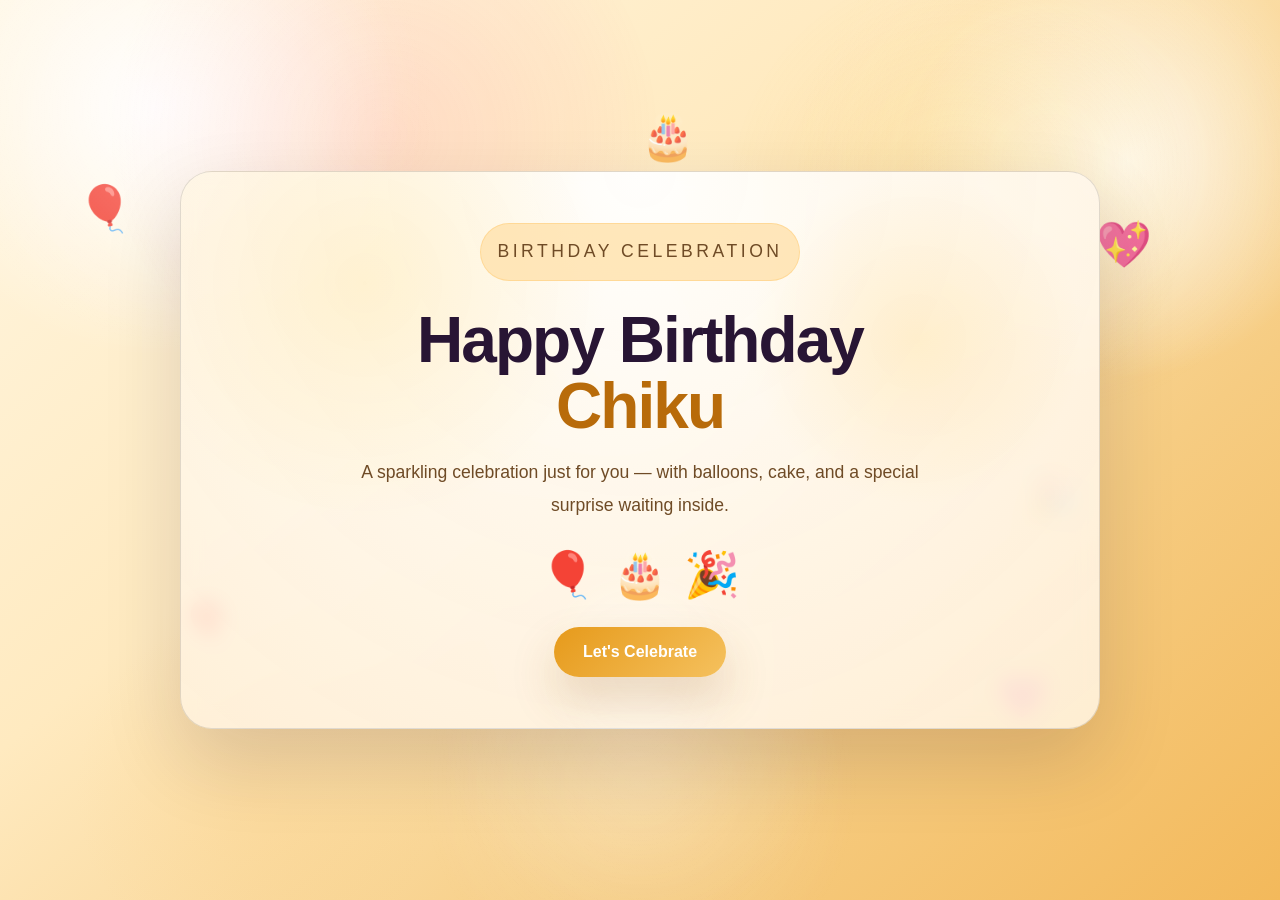
<file: index.html>
<!DOCTYPE html>
<html lang="en">
  <head>
    <meta charset="UTF-8" />
    <meta name="viewport" content="width=device-width, initial-scale=1.0" />
    <title>Happy Birthday Chiku</title>
    <link rel="stylesheet" href="styles.css" />
  </head>
  <body class="home">
    <div class="ambient-layer active" aria-hidden="true">
      <span class="float-emoji balloon-1">🎈</span>
      <span class="float-emoji balloon-2">🎈</span>
      <span class="float-emoji heart-1">💖</span>
      <span class="float-emoji heart-2">💗</span>
      <span class="float-emoji cake-1">🎂</span>
      <span class="float-emoji party-1">🎉</span>
    </div>
    <main class="page-shell">
      <section class="hero-card">
        <p class="eyebrow">Birthday Celebration</p>
        <h1>Happy Birthday<br /><span>Chiku</span></h1>
        <p>
          A sparkling celebration just for you — with balloons, cake, and a special surprise waiting inside.
        </p>
        <div class="hero-visual" aria-hidden="true">
          <span>🎈</span>
          <span>🎂</span>
          <span>🎉</span>
        </div>
        <a href="scratch.html" class="action-btn">Let's Celebrate</a>
      </section>
    </main>
  </body>
</html>
</file>
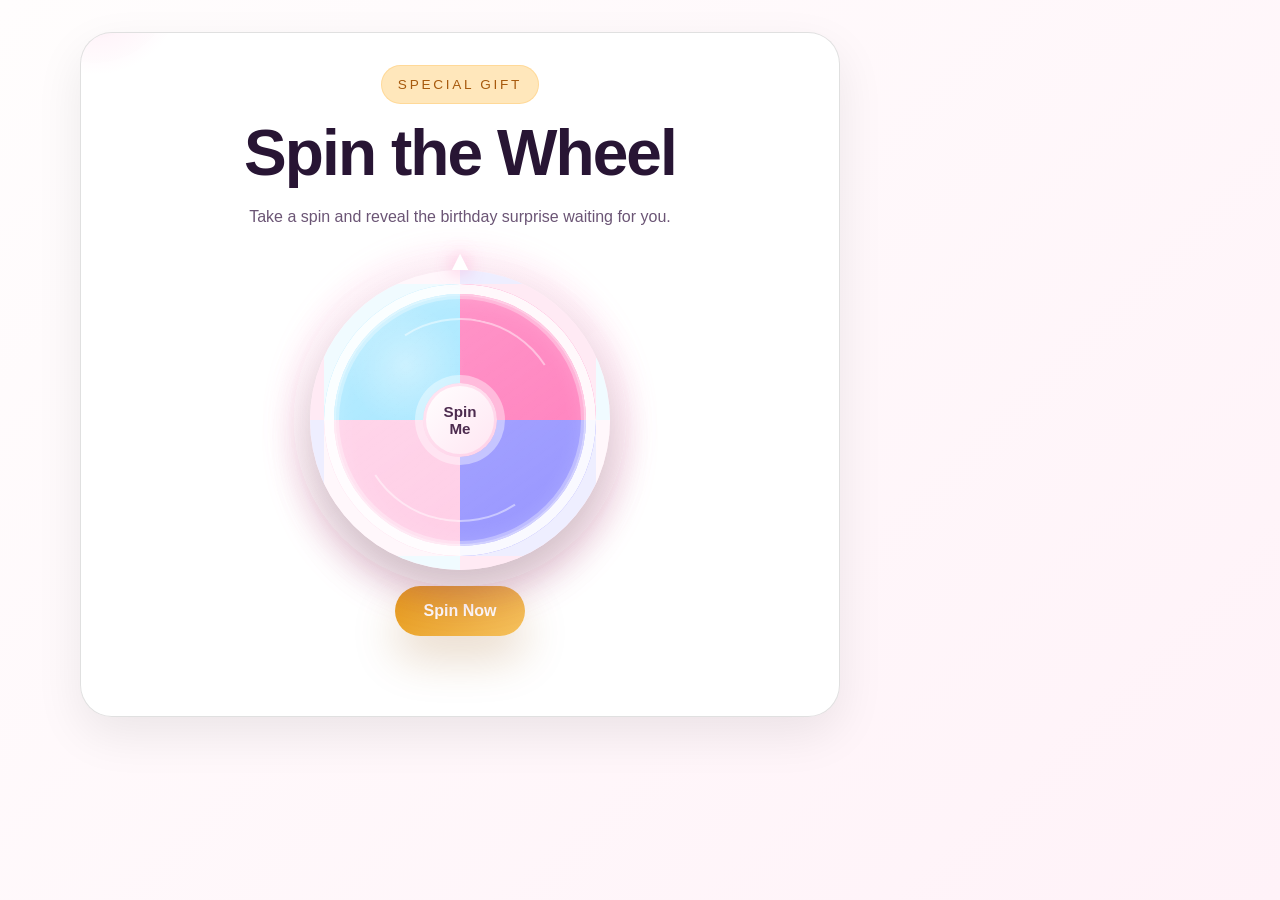
<file: gift.html>
<!DOCTYPE html>
<html lang="en">
  <head>
    <meta charset="UTF-8" />
    <meta name="viewport" content="width=device-width, initial-scale=1.0" />
    <title>Claim Your Gift</title>
    <link rel="stylesheet" href="styles.css" />
  </head>
  <body>
    <main class="page-shell">
      <section class="gift-section">
        <div class="gift-card premium-gift-card">
          <div class="gift-top">
            <p class="eyebrow">Special Gift</p>
            <h1>Spin the Wheel</h1>
            <p class="gift-subtitle">Take a spin and reveal the birthday surprise waiting for you.</p>
          </div>
          <div class="wheel-wrap">
            <div class="wheel-shell">
              <div class="wheel-glow"></div>
              <div class="wheel-pointer">▲</div>
              <div class="wheel">
                <div class="wheel-center"></div>
                <div class="wheel-label">Spin<br />Me</div>
              </div>
            </div>
          </div>
          <button id="spinBtn" class="gift-btn">Spin Now</button>
          <p id="resultText" class="result"></p>
        </div>
      </section>
    </main>
    <script src="script.js"></script>
  </body>
</html>
</file>
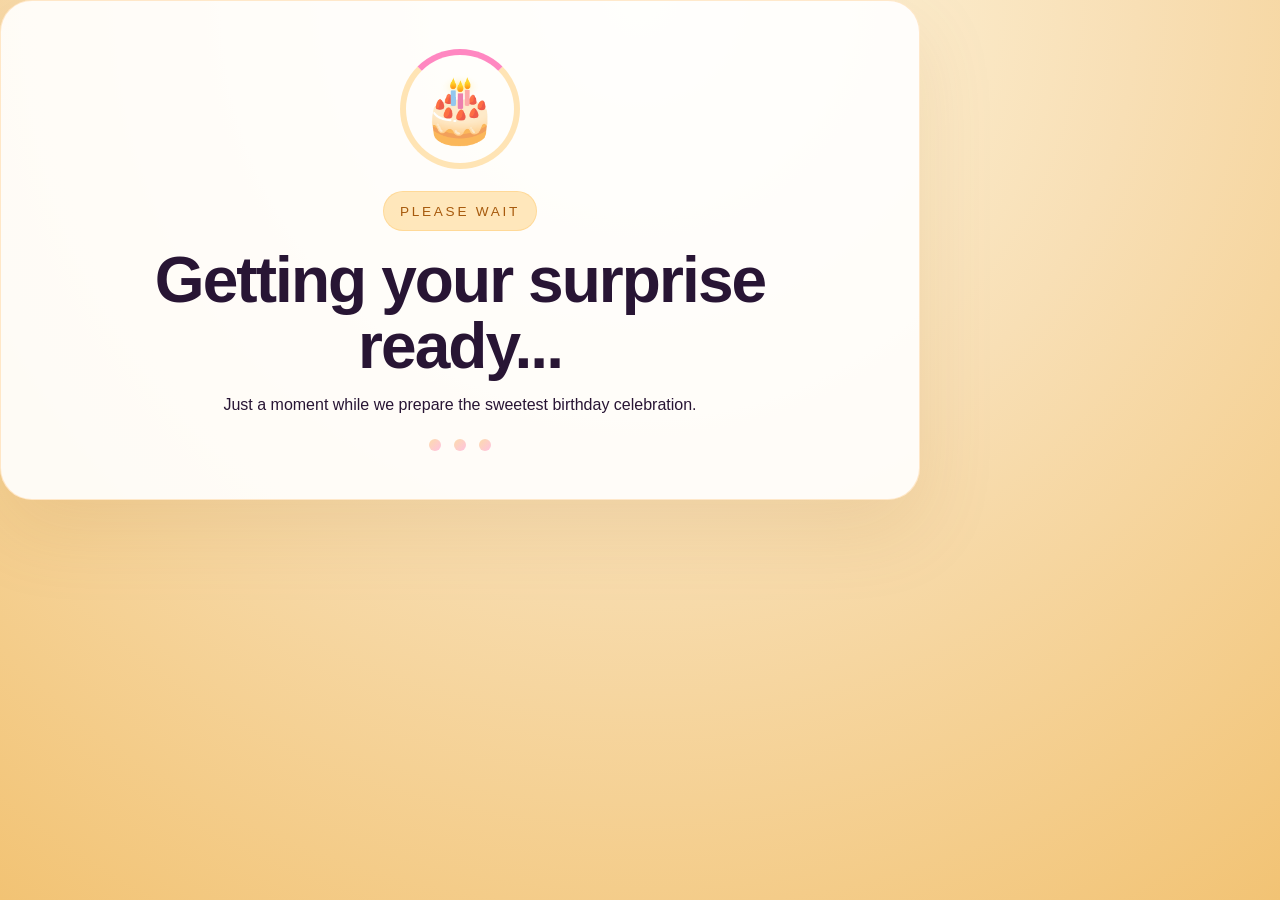
<file: loading.html>
<!DOCTYPE html>
<html lang="en">
  <head>
    <meta charset="UTF-8" />
    <meta name="viewport" content="width=device-width, initial-scale=1.0" />
    <title>Loading Birthday Surprise</title>
    <link rel="stylesheet" href="styles.css" />
  </head>
  <body class="loading-page">
    <main class="page-shell">
      <section class="loading-card">
        <div class="loading-hero">
          <span class="loading-emoji">🎂</span>
          <div class="loading-ring"></div>
        </div>
        <p class="eyebrow">Please wait</p>
        <h1>Getting your surprise ready...</h1>
        <p>
          Just a moment while we prepare the sweetest birthday celebration.
        </p>
        <div class="loading-dots" aria-hidden="true">
          <span></span>
          <span></span>
          <span></span>
        </div>
      </section>
    </main>
    <script>
      setTimeout(() => {
        window.location.href = 'index.html';
      }, 2600);
    </script>
  </body>
</html>
</file>
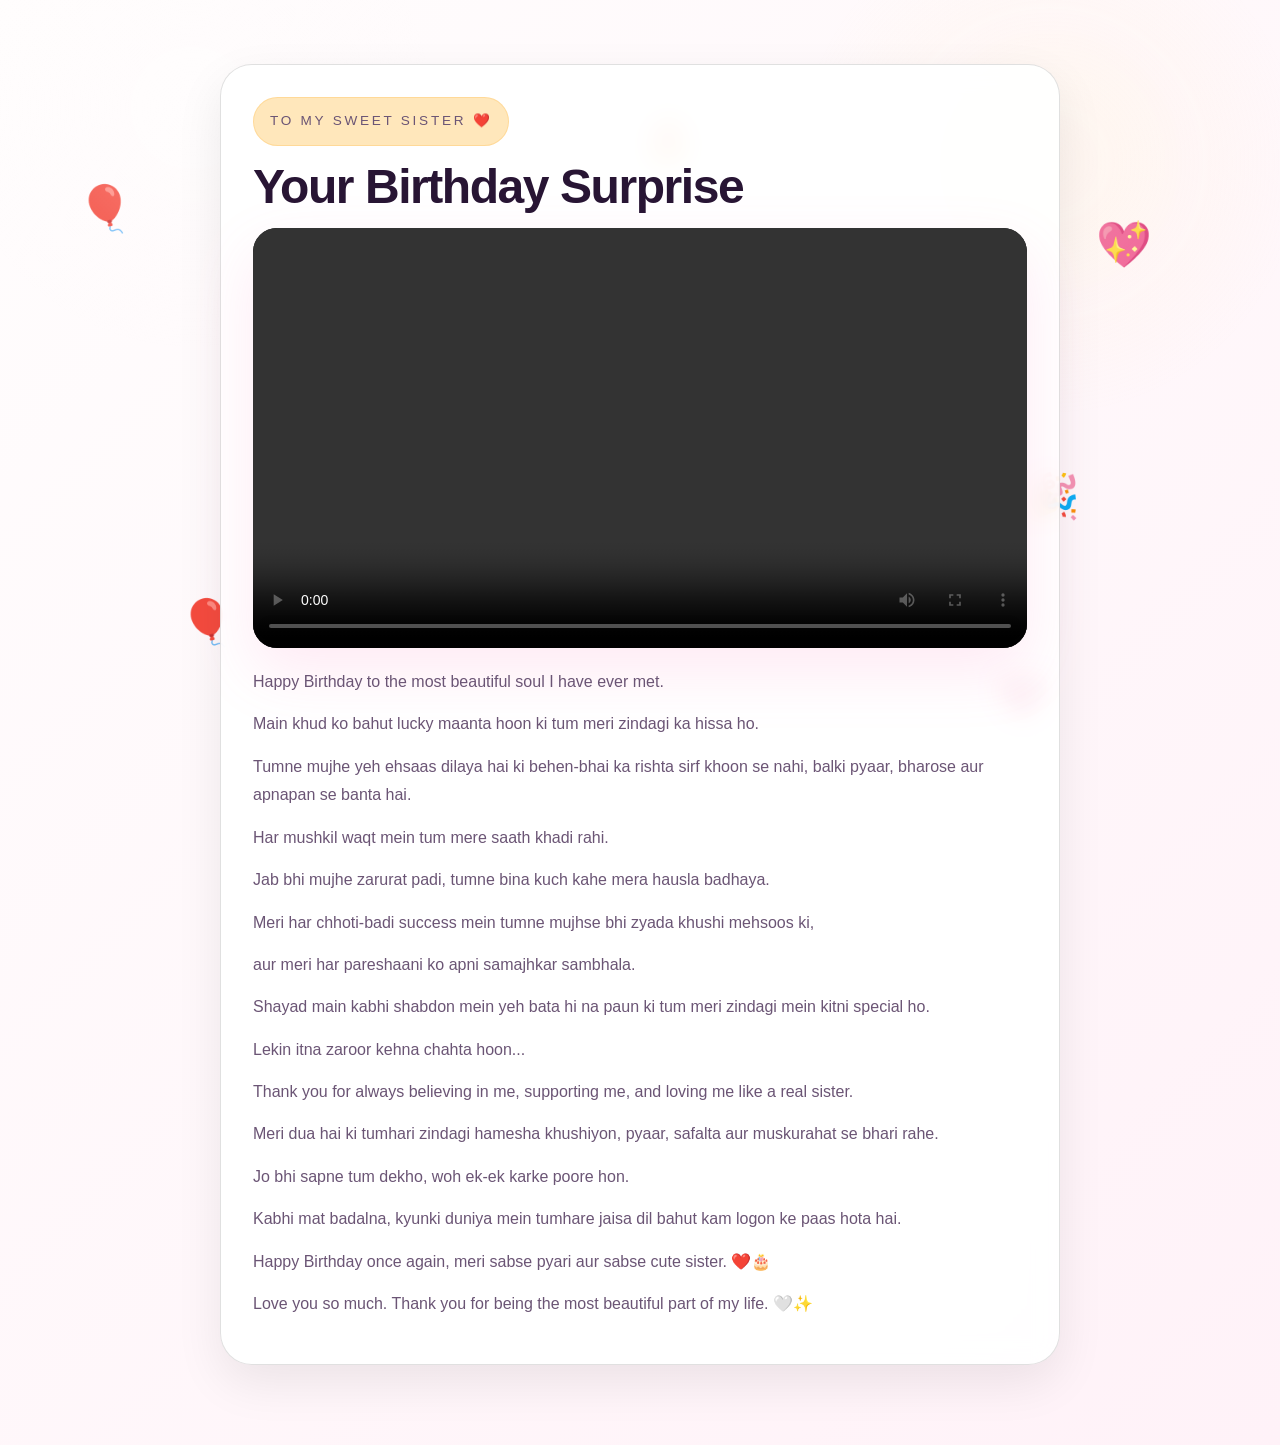
<file: message.html>
<!DOCTYPE html>
<html lang="en">
  <head>
    <meta charset="UTF-8" />
    <meta name="viewport" content="width=device-width, initial-scale=1.0" />
    <title>Your Birthday Message</title>
    <link rel="stylesheet" href="styles.css" />
  </head>
  <body class="message-page">
    <div class="ambient-layer active" aria-hidden="true">
      <span class="float-emoji balloon-1">🎈</span>
      <span class="float-emoji balloon-2">🎈</span>
      <span class="float-emoji heart-1">💖</span>
      <span class="float-emoji heart-2">💗</span>
      <span class="float-emoji cake-1">🎂</span>
      <span class="float-emoji party-1">🎉</span>
    </div>
    <main class="page-shell">
      <section id="messageSection" class="message-section">
        <div class="message-card">
          <p class="eyebrow">To My Sweet Sister ❤️</p>
          <h1>Your Birthday Surprise</h1>
          <div class="video-wrapper">
            <video
              id="birthdayVideo"
              src="birthdaywish.mp4"
              controls
              autoplay
              playsinline
              preload="auto"
            ></video>
          </div>
          <div id="popup" class="popup">
            <strong>Video finished! Scroll down to read your sweet birthday message.</strong>
          </div>
         <p>Happy Birthday to the most beautiful soul I have ever met.</p>
          <p>Main khud ko bahut lucky maanta hoon ki tum meri zindagi ka hissa ho.</p>
          <p>Tumne mujhe yeh ehsaas dilaya hai ki behen-bhai ka rishta sirf khoon se nahi, balki pyaar, bharose aur apnapan se banta hai.</p>
          <p>Har mushkil waqt mein tum mere saath khadi rahi.</p>
          <p>Jab bhi mujhe zarurat padi, tumne bina kuch kahe mera hausla badhaya.</p>
          <p>Meri har chhoti-badi success mein tumne mujhse bhi zyada khushi mehsoos ki,</p>
          <p>aur meri har pareshaani ko apni samajhkar sambhala.</p>
          <p>Shayad main kabhi shabdon mein yeh bata hi na paun ki tum meri zindagi mein kitni special ho.</p>
          <p>Lekin itna zaroor kehna chahta hoon...</p>
          <p>Thank you for always believing in me, supporting me, and loving me like a real sister.</p>
          <p>Meri dua hai ki tumhari zindagi hamesha khushiyon, pyaar, safalta aur muskurahat se bhari rahe.</p>
          <p>Jo bhi sapne tum dekho, woh ek-ek karke poore hon.</p>
          <p>Kabhi mat badalna, kyunki duniya mein tumhare jaisa dil bahut kam logon ke paas hota hai.</p>
          <p>Happy Birthday once again, meri sabse pyari aur sabse cute sister. ❤️🎂</p>
          <p>Love you so much. Thank you for being the most beautiful part of my life. 🤍✨</p>
          <a href="gift.html" id="claimBtn" class="action-btn claim-btn" style="display:none;">Claim Your Gift</a>
        </div>
      </section>
    </main>
    <script src="script.js"></script>
  </body>
</html>
</file>
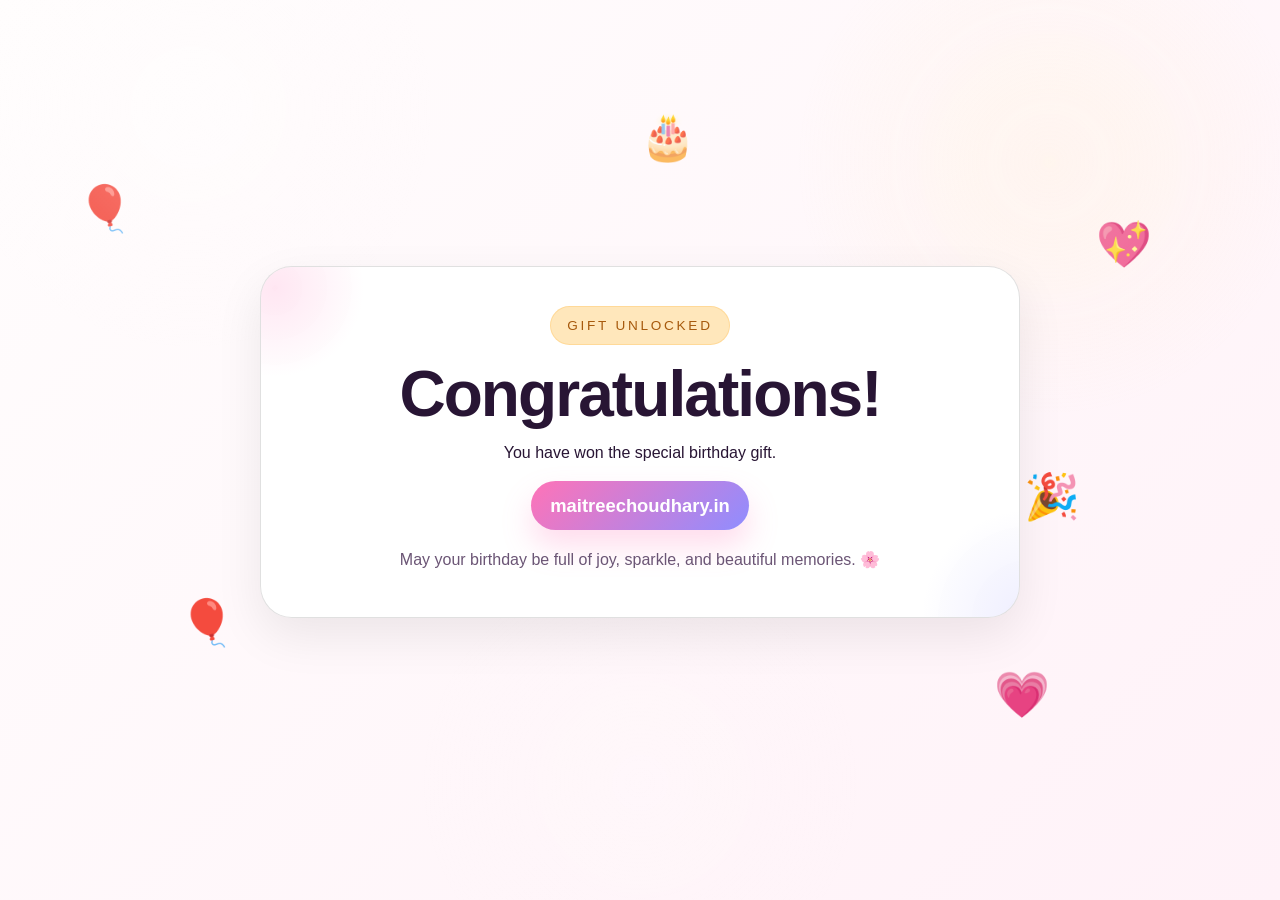
<file: reward.html>
<!DOCTYPE html>
<html lang="en">
  <head>
    <meta charset="UTF-8" />
    <meta name="viewport" content="width=device-width, initial-scale=1.0" />
    <title>Congratulations</title>
    <link rel="stylesheet" href="styles.css" />
  </head>
  <body class="reward-page">
    <div class="ambient-layer active" aria-hidden="true">
      <span class="float-emoji balloon-1">🎈</span>
      <span class="float-emoji balloon-2">🎈</span>
      <span class="float-emoji heart-1">💖</span>
      <span class="float-emoji heart-2">💗</span>
      <span class="float-emoji cake-1">🎂</span>
      <span class="float-emoji party-1">🎉</span>
    </div>
    <main class="page-shell">
      <section class="gift-section">
        <div class="gift-card premium-gift-card reward-card">
          <div class="gift-top">
            <p class="eyebrow">Gift Unlocked</p>
            <h1>Congratulations!</h1>
            <p>You have won the special birthday gift.</p>
          </div>
          <div class="reward-badge">maitreechoudhary.in</div>
          <p class="reward-message">May your birthday be full of joy, sparkle, and beautiful memories. 🌸</p>
        </div>
      </section>
    </main>
  </body>
</html>
</file>
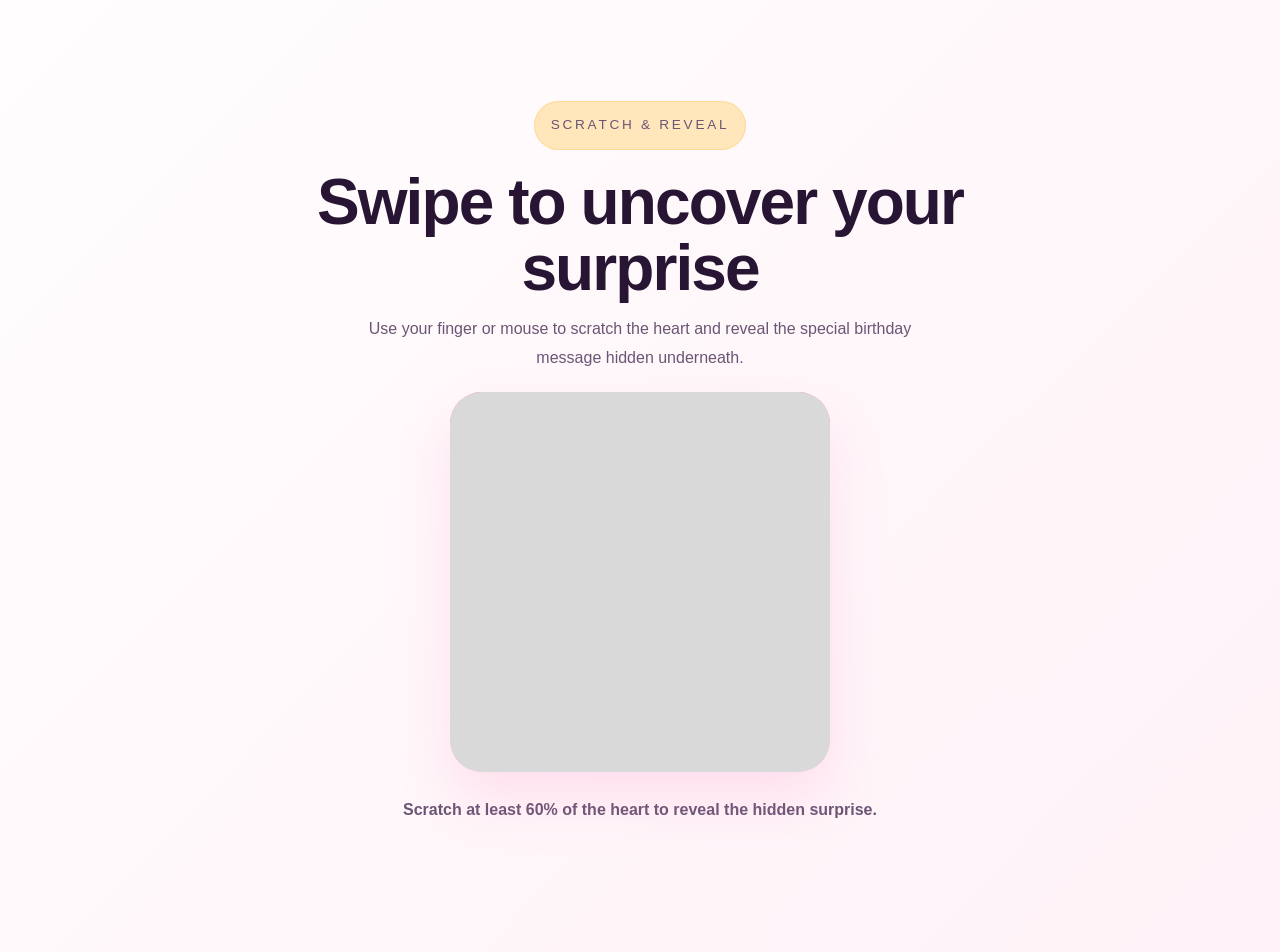
<file: scratch.html>
<!DOCTYPE html>
<html lang="en">
  <head>
    <meta charset="UTF-8" />
    <meta name="viewport" content="width=device-width, initial-scale=1.0" />
    <title>Scratch Your Birthday Surprise</title>
    <link rel="stylesheet" href="styles.css" />
  </head>
  <body class="scratch-page">
    <main class="page-shell">
      <section class="scratch-section">
        <div class="scratch-card">
          <p class="eyebrow">Scratch & Reveal</p>
          <h1>Swipe to uncover your surprise</h1>
          <p class="scratch-instructions">
            Use your finger or mouse to scratch the heart and reveal the special birthday message hidden underneath.
          </p>
          <div class="scratch-heart">
            <div class="scratch-content">
              <div class="heart-emoji">💖</div>
              <div class="content-title">Maitree Choudhary,</div>
              <div class="content-title">Your birthday wish is ready!</div>
            </div>
            <canvas id="scratchCanvas" class="scratch-canvas"></canvas>
            <img id="scratchRevealImage" class="scratch-reveal-image" src="heart.png" alt="Heart reveal" style="display:none;" />
          </div>
          <p id="scratchStatus" class="scratch-status">Scratch at least 60% of the heart to reveal the hidden surprise.</p>
        </div>
      </section>
    </main>
    <script src="script.js"></script>
  </body>
</html>
</file>
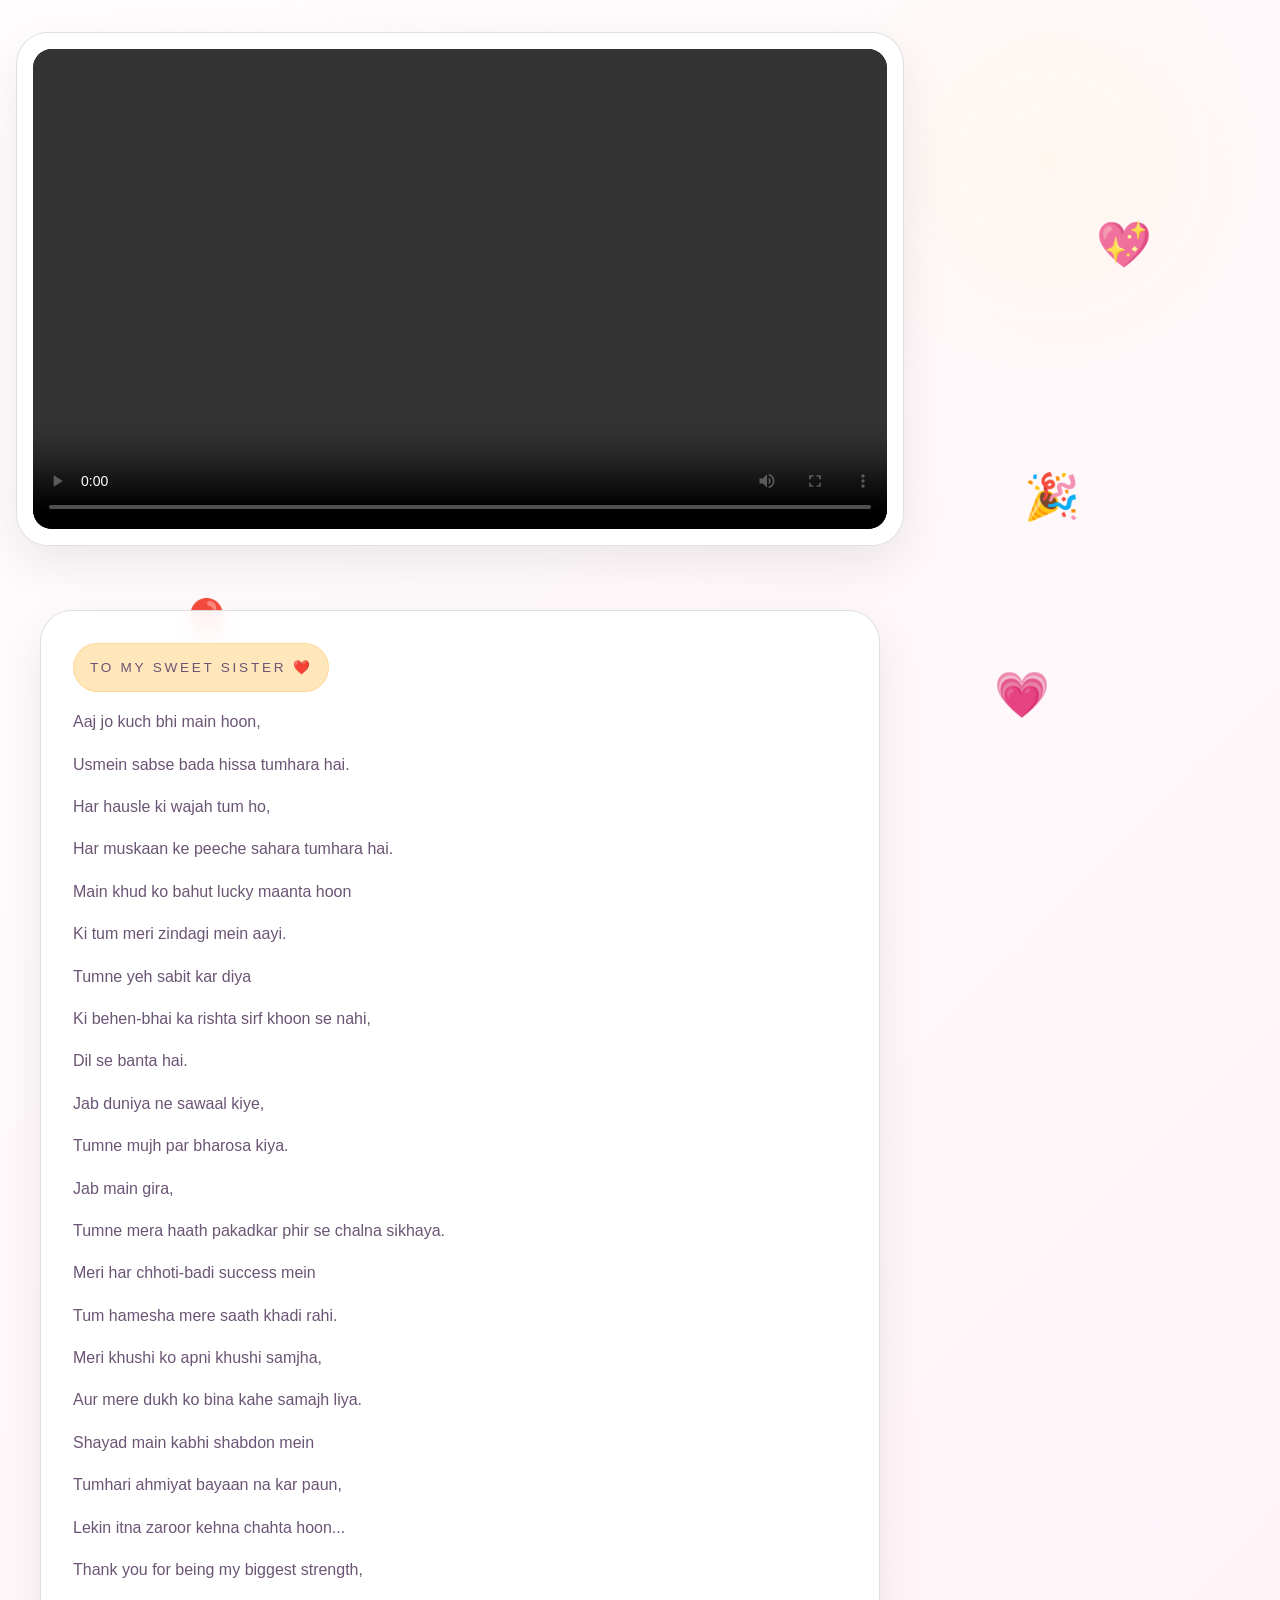
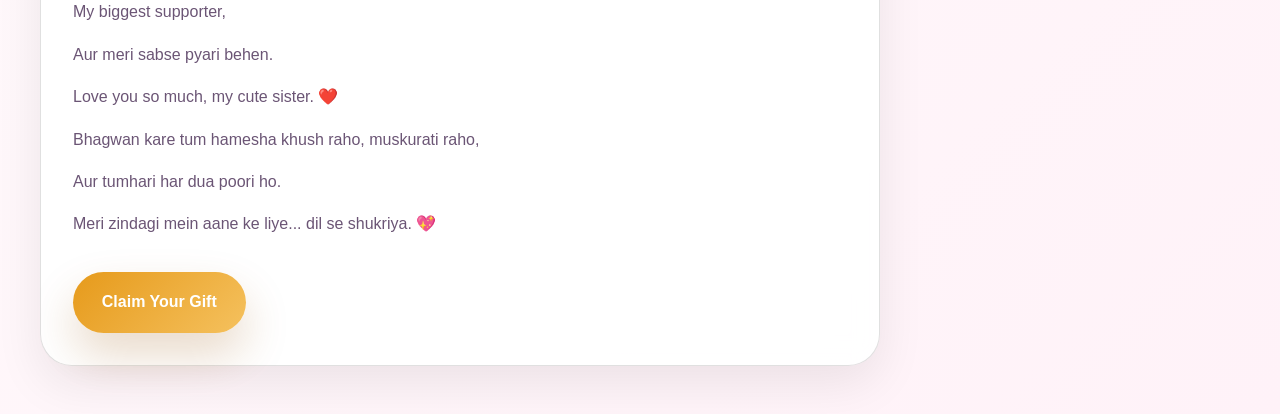
<file: video.html>
<!DOCTYPE html>
<html lang="en">
  <head>
    <meta charset="UTF-8" />
    <meta name="viewport" content="width=device-width, initial-scale=1.0" />
    <title>Birthday Wish Video</title>
    <link rel="stylesheet" href="styles.css" />
  </head>
  <body>
    <div class="ambient-layer" aria-hidden="true">
      <span class="float-emoji balloon-1">🎈</span>
      <span class="float-emoji balloon-2">🎈</span>
      <span class="float-emoji heart-1">💖</span>
      <span class="float-emoji heart-2">💗</span>
      <span class="float-emoji cake-1">🎂</span>
      <span class="float-emoji party-1">🎉</span>
    </div>
    <main class="page-shell">
      <section class="video-section">
        <div class="video-card">
          <video id="birthdayVideo" src="birthdaywish.mp4" controls playsinline preload="metadata"></video>
          <div id="popup" class="popup">
            <strong>Scroll down to read your sweet birthday message 💖</strong>
          </div>
        </div>
      </section>

      <section class="message-section" id="messageSection">
        <div class="message-card">
          <p class="eyebrow">To My Sweet Sister ❤️</p>
          <p>Aaj jo kuch bhi main hoon,</p>
          <p>Usmein sabse bada hissa tumhara hai.</p>
          <p>Har hausle ki wajah tum ho,</p>
          <p>Har muskaan ke peeche sahara tumhara hai.</p>
          <p>Main khud ko bahut lucky maanta hoon</p>
          <p>Ki tum meri zindagi mein aayi.</p>
          <p>Tumne yeh sabit kar diya</p>
          <p>Ki behen-bhai ka rishta sirf khoon se nahi,</p>
          <p>Dil se banta hai.</p>
          <p>Jab duniya ne sawaal kiye,</p>
          <p>Tumne mujh par bharosa kiya.</p>
          <p>Jab main gira,</p>
          <p>Tumne mera haath pakadkar phir se chalna sikhaya.</p>
          <p>Meri har chhoti-badi success mein</p>
          <p>Tum hamesha mere saath khadi rahi.</p>
          <p>Meri khushi ko apni khushi samjha,</p>
          <p>Aur mere dukh ko bina kahe samajh liya.</p>
          <p>Shayad main kabhi shabdon mein</p>
          <p>Tumhari ahmiyat bayaan na kar paun,</p>
          <p>Lekin itna zaroor kehna chahta hoon...</p>
          <p>Thank you for being my biggest strength,</p>
          <p>My biggest supporter,</p>
          <p>Aur meri sabse pyari behen.</p>
          <p>Love you so much, my cute sister. ❤️</p>
          <p>Bhagwan kare tum hamesha khush raho, muskurati raho,</p>
          <p>Aur tumhari har dua poori ho.</p>
          <p>Meri zindagi mein aane ke liye... dil se shukriya. 💖</p>
          <a href="gift.html" class="action-btn" style="margin-top: 1.2rem;">Claim Your Gift</a>
        </div>
      </section>
    </main>
    <script src="script.js"></script>
  </body>
</html>
</file>
<file: styles.css>
:root {
  color-scheme: light;
  --bg: #ffffff;
  --panel: rgba(255, 255, 255, 0.92);
  --border: rgba(0, 0, 0, 0.12);
  --text: #281534;
  --muted: #6b5575;
  --accent: #ff73b7;
  --accent-2: #8f8dff;
}

* {
  box-sizing: border-box;
  margin: 0;
  padding: 0;
}

body {
  min-height: 100vh;
  font-family: "Segoe UI", Tahoma, Geneva, Verdana, sans-serif;
  color: var(--text);
  background: linear-gradient(135deg, #fffdfd 0%, #fff2f8 100%);
  overflow-x: hidden;
  scroll-behavior: smooth;
}

body.home,
body.reward-page,
body.scratch-page,
body.message-page {
  display: grid;
  place-items: center;
  padding: 2rem;
  min-height: 100vh;
}

body.home {
  background-color: #f8e4c2;
  background-image:
    radial-gradient(circle at 12% 12%, rgba(255, 255, 255, 0.95) 0%, transparent 18%),
    radial-gradient(circle at 88% 18%, rgba(255, 255, 255, 0.84) 0%, transparent 16%),
    radial-gradient(circle at 50% 40%, rgba(255, 242, 215, 0.8) 0%, transparent 28%),
    radial-gradient(circle at 20% 88%, rgba(255, 195, 105, 0.15) 0%, transparent 14%),
    linear-gradient(140deg, #fff7e4 0%, #ffeac0 38%, #f6cc82 72%, #f3b95b 100%);
}

body.home::before {
  content: '';
  position: fixed;
  inset: 0;
  pointer-events: none;
  background-image:
    radial-gradient(circle at 30% 15%, rgba(255, 109, 145, 0.16) 0%, transparent 24%),
    radial-gradient(circle at 75% 22%, rgba(255, 224, 120, 0.16) 0%, transparent 20%),
    radial-gradient(circle at 50% 80%, rgba(255, 255, 255, 0.17) 0%, transparent 22%);
  opacity: 0.96;
  z-index: 0;
}

.page-shell {
  width: min(920px, 100%);
  position: relative;
  z-index: 1;
}

.scratch-section {
  padding: 2rem 1rem 2.5rem;
  display: flex;
  justify-content: center;
}

.scratch-card {
  width: min(820px, 100%);
  padding: 2.3rem;
  text-align: center;
  position: relative;
  overflow: hidden;
}

.scratch-card h1 {
  margin-bottom: 0.8rem;
}

.scratch-card p {
  color: var(--muted);
  line-height: 1.8;
  margin-bottom: 1.2rem;
}

.scratch-heart {
  position: relative;
  width: clamp(280px, 40vw, 380px);
  aspect-ratio: 1/1;
  margin: 0 auto 1.5rem;
  border-radius: 2rem;
  background: linear-gradient(180deg, #ffdee6 0%, #ffd8f6 45%, #ffe6ff 100%);
  box-shadow: inset 0 0 0 1px rgba(255, 255, 255, 0.85), 0 26px 55px rgba(255, 115, 183, 0.18);
  overflow: hidden;
}

.scratch-heart::before {
  content: "";
  position: absolute;
  inset: 0;
  background: radial-gradient(circle at 50% 30%, rgba(255,255,255,0.9), transparent 38%),
    radial-gradient(circle at 40% 70%, rgba(255,255,255,0.55), transparent 25%);
}

.scratch-content {
  position: absolute;
  inset: 0;
  display: grid;
  place-items: center;
  padding: 1.6rem;
  color: #ffffff;
  text-shadow: 0 1px 20px rgba(61, 22, 74, 0.2);
  background: linear-gradient(180deg, rgba(255, 113, 183, 0.94) 0%, rgba(255, 138, 211, 0.92) 38%, rgba(255, 195, 235, 0.96) 100%);
}

.scratch-content .heart-emoji {
  font-size: clamp(4rem, 10vw, 6rem);
  margin-bottom: 0.45rem;
}

.scratch-content .content-title {
  font-size: clamp(1.05rem, 1.3vw, 1.35rem);
  font-weight: 700;
}

.scratch-canvas {
  position: absolute;
  inset: 0;
  width: 100%;
  height: 100%;
  cursor: crosshair;
}

.scratch-reveal-image {
  position: absolute;
  inset: 0;
  width: 100%;
  height: 100%;
  object-fit: cover;
  border-radius: 2rem;
  cursor: pointer;
  display: none;
}

.scratch-instructions {
  max-width: 560px;
  margin: 0 auto 1rem;
}

.scratch-status {
  margin-top: 1rem;
  font-weight: 700;
  color: var(--accent);
}

@media (max-width: 700px) {
  body.home,
  body.reward-page,
  body.scratch-page {
    padding: 0.8rem;
  }

  .scratch-section {
    padding: 1rem 0 1.8rem;
  }

  .scratch-card {
    padding: 1.3rem;
  }
}


.confetti-layer {
  position: fixed;
  inset: 0;
  pointer-events: none;
  z-index: 2;
  overflow: hidden;
}

.sparkle-overlay {
  position: fixed;
  inset: 0;
  pointer-events: none;
  z-index: 3;
  background: radial-gradient(circle at center, rgba(255,255,255,0.92) 0%, rgba(255,115,183,0.18) 28%, rgba(255,255,255,0) 72%);
  animation: sparkleFade 1.2s ease-out forwards;
}

.confetti-piece {
  position: absolute;
  width: 9px;
  height: 14px;
  border-radius: 3px;
  top: -20px;
  opacity: 0;
  animation: fall 1.2s ease-out forwards;
}

.confetti-piece:nth-child(odd) {
  background: #ff73b7;
}

.confetti-piece:nth-child(even) {
  background: #8f8dff;
}

.ambient-layer {
  position: fixed;
  inset: 0;
  pointer-events: none;
  overflow: hidden;
  z-index: 0;
  opacity: 0.96;
}

.ambient-layer::after {
  content: '';
  position: absolute;
  inset: 0;
  background-image:
    radial-gradient(circle at 15% 12%, rgba(255, 255, 255, 0.35), transparent 18%),
    radial-gradient(circle at 82% 18%, rgba(255, 240, 200, 0.24), transparent 20%),
    radial-gradient(circle at 50% 87%, rgba(255, 255, 255, 0.2), transparent 22%);
  pointer-events: none;
}

.ambient-layer .float-emoji {
  position: absolute;
  font-size: clamp(1.6rem, 3.6vw, 2.8rem);
  opacity: 0.94;
  animation: none;
  transform: translate3d(0, 20px, 0);
  transition: transform 0.6s ease, opacity 0.6s ease;
}

.ambient-layer.active .float-emoji {
  animation: floatUp 6.5s ease-in-out infinite;
  opacity: 1;
}

.ambient-layer.active .balloon-1 { left: 6%; top: 18%; animation-duration: 5.4s; }
.ambient-layer.active .balloon-2 { left: 14%; top: 64%; animation-duration: 7.1s; }
.ambient-layer.active .heart-1 { right: 10%; top: 22%; animation-duration: 6.4s; }
.ambient-layer.active .heart-2 { right: 18%; top: 72%; animation-duration: 8.2s; }
.ambient-layer.active .cake-1 { left: 50%; top: 10%; animation-duration: 7.6s; }
.ambient-layer.active .party-1 { left: 80%; top: 50%; animation-duration: 5.8s; }

.hero-card,
.video-card,
.message-card,
.gift-card {
  background: var(--panel);
  border: 1px solid var(--border);
  border-radius: 2rem;
  box-shadow: 0 18px 48px rgba(0, 0, 0, 0.08);
  backdrop-filter: blur(12px);
}

.premium-gift-card {
  position: relative;
  overflow: hidden;
  padding: 2.2rem 2rem 2.4rem;
  isolation: isolate;
}

.premium-gift-card::before {
  content: "";
  position: absolute;
  inset: -20% auto auto -10%;
  width: 180px;
  height: 180px;
  background: radial-gradient(circle, rgba(255, 115, 183, 0.18), transparent 70%);
  pointer-events: none;
  z-index: -1;
}

.premium-gift-card::after {
  content: "";
  position: absolute;
  inset: auto -16% -32% auto;
  width: 220px;
  height: 220px;
  background: radial-gradient(circle, rgba(143, 141, 255, 0.16), transparent 70%);
  pointer-events: none;
  z-index: -1;
}

.gift-top {
  position: relative;
  z-index: 1;
}

.gift-subtitle {
  max-width: 560px;
  margin: 0 auto 0.5rem;
  font-size: 1rem;
  color: var(--muted);
  line-height: 1.8;
}

.hero-card {
  padding: clamp(2rem, 4vw, 3.5rem);
  text-align: center;
  border-radius: 2rem;
  background: radial-gradient(circle at top, rgba(255, 255, 255, 0.94), rgba(255, 241, 220, 0.9));
  box-shadow: 0 32px 80px rgba(20, 0, 40, 0.14);
  backdrop-filter: blur(10px);
  position: relative;
  overflow: hidden;
}

.hero-card::before {
  content: '';
  position: absolute;
  inset: 0;
  background: radial-gradient(circle at 20% 20%, rgba(255, 233, 173, 0.45), transparent 28%),
    radial-gradient(circle at 80% 30%, rgba(255, 196, 70, 0.18), transparent 20%),
    radial-gradient(circle at 50% 90%, rgba(255, 255, 255, 0.4), transparent 15%);
  pointer-events: none;
}

.hero-card > * {
  position: relative;
  z-index: 1;
}

.eyebrow {
  display: inline-flex;
  align-items: center;
  justify-content: center;
  padding: 0.7rem 1rem;
  margin-bottom: 1rem;
  border-radius: 999px;
  font-size: 0.85rem;
  letter-spacing: 0.2em;
  text-transform: uppercase;
  color: #a75a0d;
  background: rgba(255, 227, 175, 0.85);
  border: 1px solid rgba(255, 193, 89, 0.35);
}

h1 {
  font-size: clamp(2.4rem, 5vw, 4.2rem);
  line-height: 1.04;
  margin-bottom: 1rem;
  font-weight: 900;
  letter-spacing: -0.03em;
}

h1 span {
  color: #b86b0a;
  display: block;
}

.hero-card p {
  color: #6f4b26;
  font-size: 1.1rem;
  line-height: 1.9;
  margin-bottom: 1.6rem;
  max-width: 38rem;
  margin-left: auto;
  margin-right: auto;
}

.hero-visual {
  display: flex;
  justify-content: center;
  gap: 1rem;
  font-size: 2.8rem;
  margin-bottom: 1.6rem;
}

.action-btn,
.gift-btn {
  display: inline-flex;
  align-items: center;
  justify-content: center;
  border: 0;
  padding: 1rem 1.8rem;
  border-radius: 999px;
  font-size: 1rem;
  font-weight: 800;
  cursor: pointer;
  text-decoration: none;
  color: #ffffff;
  background: linear-gradient(135deg, #e69a1b, #f5c15e);
  box-shadow: 0 22px 45px rgba(153, 86, 12, 0.22);
  transition: transform 0.2s ease, box-shadow 0.2s ease;
}

.action-btn:hover,
.gift-btn:hover {
  transform: translateY(-3px);
  box-shadow: 0 24px 55px rgba(153, 86, 12, 0.3);
}

.video-section {
  padding: 2rem 1rem 2rem;
  display: flex;
  justify-content: center;
}

.video-card {
  width: min(940px, 100%);
  padding: 1rem;
}

video {
  width: 100%;
  border-radius: 1.2rem;
  display: block;
  background: #000;
  aspect-ratio: 16 / 9;
  object-fit: cover;
}

.popup {
  margin-top: 1rem;
  padding: 1rem 1.25rem;
  border-radius: 1rem;
  background: #fff4fb;
  border: 1px solid rgba(255, 115, 183, 0.2);
  color: #6a315c;
  display: none;
  box-shadow: 0 12px 26px rgba(0, 0, 0, 0.06);
}

.popup.show {
  display: block;
}

.message-section {
  padding: 1rem 1rem 2rem;
  display: flex;
  justify-content: center;
}

.message-card {
  width: min(900px, 100%);
  padding: 2rem;
  opacity: 0;
  transform: translateY(36px);
  transition: all 0.7s ease;
}

.message-card.reveal {
  opacity: 1;
  transform: translateY(0);
}

.message-card p {
  color: var(--muted);
  line-height: 1.8;
  margin-bottom: 0.45rem;
}

.gift-section {
  padding: 2rem 1rem 3rem;
  display: flex;
  justify-content: center;
}

.gift-card {
  width: min(760px, 100%);
  padding: 2rem;
  text-align: center;
}

.reward-card {
  padding: 2.4rem 2rem 2.6rem;
}

.reward-badge {
  display: inline-block;
  margin-top: 1.2rem;
  padding: 0.85rem 1.2rem;
  border-radius: 999px;
  font-weight: 800;
  font-size: 1.15rem;
  color: #ffffff;
  background: linear-gradient(135deg, var(--accent), var(--accent-2));
  box-shadow: 0 16px 30px rgba(255, 115, 183, 0.25);
}

.reward-message {
  margin-top: 1rem;
  font-size: 1rem;
  color: var(--muted);
  line-height: 1.8;
}

.message-section {
  padding: 2rem 1rem 3rem;
  display: flex;
  justify-content: center;
}

.message-card {
  width: min(840px, 100%);
  padding: 2rem;
  text-align: left;
  line-height: 1.8;
}

.message-card p {
  margin-bottom: 0.85rem;
  color: var(--muted);
}

.video-wrapper {
  width: 100%;
  margin: 1rem 0 1.25rem;
  border-radius: 1.5rem;
  overflow: hidden;
  box-shadow: 0 24px 60px rgba(255, 115, 183, 0.15);
}

.video-wrapper video {
  width: 100%;
  display: block;
  max-height: 420px;
  background: #000;
}

.popup {
  margin: 0 0 1.5rem;
  padding: 0.9rem 1.1rem;
  border-radius: 1rem;
  background: #fff4fb;
  border: 1px solid rgba(255, 115, 183, 0.24);
  color: #6a315c;
  display: none;
  box-shadow: 0 12px 26px rgba(0, 0, 0, 0.06);
}

.popup.show {
  display: block;
}

.message-card .eyebrow {
  margin-bottom: 1rem;
}

.message-card h1 {
  font-size: clamp(2rem, 4vw, 3rem);
  margin-bottom: 1rem;
}

.claim-btn {
  margin-top: 1.4rem;
}

.wheel-wrap {
  display: grid;
  place-items: center;
  margin-top: 1.4rem;
}

.wheel-shell {
  position: relative;
  display: grid;
  place-items: center;
  padding: 1rem;
  border-radius: 50%;
  background: linear-gradient(145deg, rgba(255, 255, 255, 0.95), rgba(255, 240, 247, 0.9));
  box-shadow: 0 18px 35px rgba(255, 115, 183, 0.16);
}

.wheel-glow {
  position: absolute;
  inset: -10px;
  border-radius: 50%;
  background: radial-gradient(circle, rgba(255, 115, 183, 0.22), rgba(255, 255, 255, 0));
  filter: blur(12px);
  z-index: 0;
}

.wheel {
  width: min(300px, 72vw);
  aspect-ratio: 1;
  border-radius: 50%;
  border: 14px solid rgba(255, 255, 255, 0.85);
  position: relative;
  z-index: 1;
  transition: transform 5s cubic-bezier(0.2, 0.9, 0.2, 1);
  box-shadow: inset 0 0 0 10px rgba(255, 255, 255, 0.95), 0 24px 40px rgba(0, 0, 0, 0.18);
  background:
    radial-gradient(circle at 30% 30%, rgba(255,255,255,0.35), transparent 22%),
    conic-gradient(#ff73b7 0deg 90deg, #8f8dff 90deg 180deg, #ffc9e4 180deg 270deg, #9be4ff 270deg 360deg);
}

.wheel::before {
  content: "";
  position: absolute;
  inset: 10px;
  border-radius: 50%;
  background: linear-gradient(145deg, rgba(255,255,255,0.28), rgba(255,255,255,0.08));
  border: 2px solid rgba(255,255,255,0.55);
  box-shadow: inset 0 0 0 3px rgba(255, 255, 255, 0.3), inset 0 0 20px rgba(255, 255, 255, 0.18);
}

.wheel::after {
  content: "";
  position: absolute;
  inset: 34px;
  border-radius: 50%;
  border: 2px solid rgba(255,255,255,0.45);
  border-left-color: transparent;
  border-right-color: transparent;
  transform: rotate(12deg);
}

.wheel-pointer {
  content: "▲";
  position: absolute;
  top: -9px;
  left: 50%;
  transform: translateX(-50%);
  font-size: 1.75rem;
  color: #ffffff;
  text-shadow: 0 0 18px rgba(255, 115, 183, 0.7);
  z-index: 3;
}

.wheel-center {
  position: absolute;
  inset: 50%;
  width: 74px;
  height: 74px;
  transform: translate(-50%, -50%);
  border-radius: 50%;
  background: linear-gradient(135deg, #ffffff, #ffe5f2);
  z-index: 2;
  box-shadow: 0 0 0 8px rgba(255, 255, 255, 0.4), inset 0 0 0 3px rgba(255, 115, 183, 0.18);
}

.wheel-label {
  position: absolute;
  inset: 0;
  display: grid;
  place-items: center;
  font-weight: 800;
  color: #4d2b4f;
  font-size: 0.95rem;
  text-align: center;
  padding: 1rem;
  z-index: 2;
}

.result {
  margin-top: 1rem;
  min-height: 2rem;
  font-weight: 700;
  color: #5c2e64;
  letter-spacing: 0.02em;
}

@keyframes floatCard {
  0%,
  100% {
    transform: translateY(0px);
  }
  50% {
    transform: translateY(-8px);
  }
}

@keyframes floatUp {
  0% {
    transform: translate3d(0, 16px, 0) rotate(0deg);
    opacity: 0;
  }
  20% {
    opacity: 1;
  }
  100% {
    transform: translate3d(0, -220px, 0) rotate(9deg);
    opacity: 0;
  }
}

@keyframes fall {
  0% {
    transform: translate3d(0, 0, 0) rotate(0deg);
    opacity: 0;
  }
  20% {
    opacity: 1;
  }
  100% {
    transform: translate3d(var(--x), 110vh, 0) rotate(720deg);
    opacity: 0;
  }
}

@keyframes sparkleFade {
  0% {
    opacity: 0;
    transform: scale(0.92);
  }
  40% {
    opacity: 1;
  }
  100% {
    opacity: 0;
    transform: scale(1.05);
  }
}

@media (max-width: 700px) {
  body.home,
  body.reward-page {
    padding: 0.8rem;
  }

  .hero-card,
  .message-card,
  .gift-card,
  .video-card {
    padding: 1.15rem;
    border-radius: 1.3rem;
  }

  .hero-card h1 {
    font-size: 2rem;
  }

  .message-section {
    padding: 1rem 0 2rem;
  }

  .video-section {
    padding: 1rem 0 1rem;
  }

  .action-btn,
  .gift-btn {
    width: 100%;
    padding: 1rem 1.2rem;
  }

  .wheel {
    width: min(240px, 74vw);
  }

  .wheel::before {
    inset: 12px;
  }

  .wheel-shell {
    padding: 0.7rem;
  }

  .message-card p {
    font-size: 0.95rem;
  }

  .reward-badge {
    font-size: 1rem;
  }

  .ambient-layer.active .balloon-1 { left: 0%; top: 10%; }
  .ambient-layer.active .balloon-2 { left: 8%; top: 70%; }
  .ambient-layer.active .heart-1 { right: 4%; top: 18%; }
  .ambient-layer.active .heart-2 { right: 8%; top: 74%; }
}

body.loading-page {
  background: radial-gradient(circle at top, #fff8e2 0%, #f8dfb5 45%, #f2c374 100%);
}

.loading-card {
  padding: clamp(2rem, 4vw, 3rem);
  text-align: center;
  border-radius: 2rem;
  background: rgba(255, 255, 255, 0.9);
  border: 1px solid rgba(255, 192, 113, 0.35);
  box-shadow: 0 30px 80px rgba(166, 98, 16, 0.12);
  position: relative;
  overflow: hidden;
}

.loading-hero {
  position: relative;
  width: 120px;
  height: 120px;
  margin: 0 auto 1.4rem;
}

.loading-emoji {
  display: inline-flex;
  align-items: center;
  justify-content: center;
  width: 100%;
  height: 100%;
  font-size: 4rem;
}

.loading-ring {
  position: absolute;
  inset: 0;
  border: 6px solid rgba(255, 196, 95, 0.45);
  border-top-color: rgba(255, 115, 183, 0.85);
  border-radius: 50%;
  animation: spin 1.2s linear infinite;
}

.loading-dots {
  display: flex;
  justify-content: center;
  gap: 0.8rem;
  margin-top: 1.6rem;
}

.loading-dots span {
  width: 12px;
  height: 12px;
  border-radius: 50%;
  background: linear-gradient(135deg, #f7aa39, #ff6cbf);
  opacity: 0.4;
  animation: dotPulse 1.2s ease-in-out infinite;
}

.loading-dots span:nth-child(2) {
  animation-delay: 0.2s;
}

.loading-dots span:nth-child(3) {
  animation-delay: 0.4s;
}

@keyframes spin {
  from { transform: rotate(0deg); }
  to { transform: rotate(360deg); }
}

@keyframes dotPulse {
  0%, 80%, 100% { opacity: 0.35; transform: translateY(0); }
  40% { opacity: 1; transform: translateY(-6px); }
}
</file>
